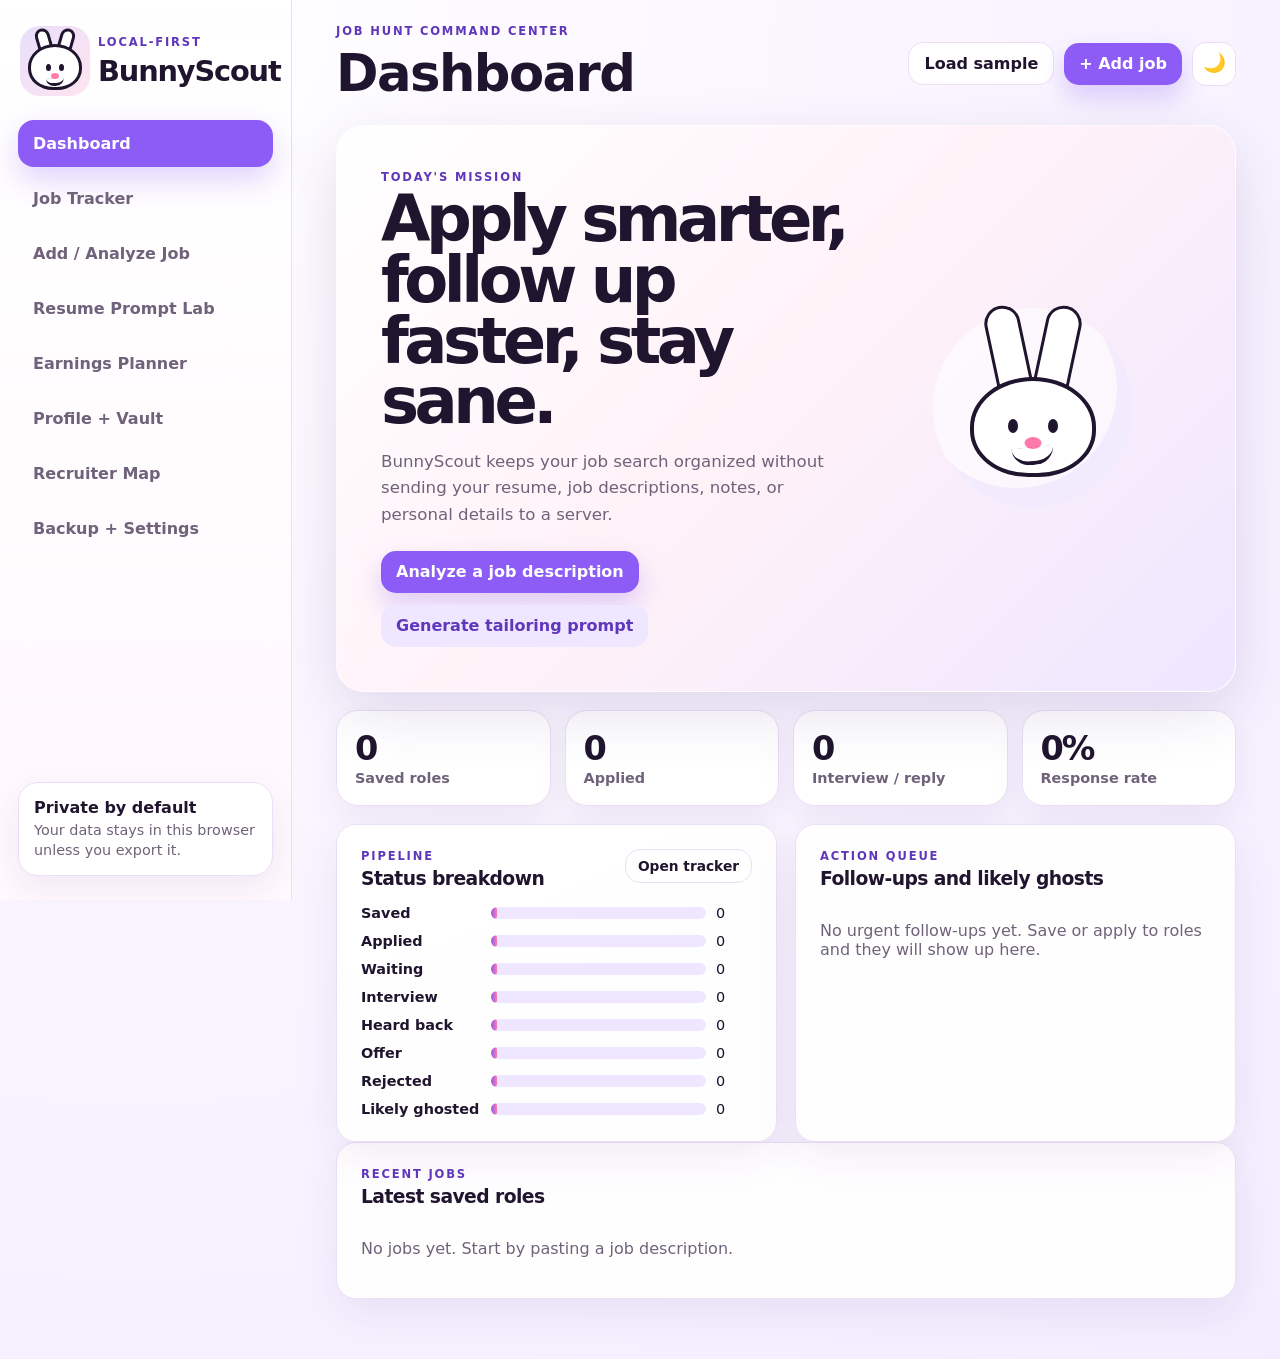
<file: index.html>
<!doctype html>
<html lang="en">
  <head>
    <meta charset="utf-8" />
    <meta name="viewport" content="width=device-width, initial-scale=1, viewport-fit=cover" />
    <meta name="theme-color" content="#8d5cf6" />
    <meta name="description" content="BunnyScout is a local-first job search command center for tracking applications, tailoring resume prompts, salary planning, follow-ups, and recruiter outreach." />
    <title>BunnyScout Job Search HQ</title>
    <link rel="icon" type="image/svg+xml" href="favicon.svg" />
    <link rel="apple-touch-icon" href="favicon.svg" />
    <link rel="manifest" href="manifest.json" />
    <link rel="stylesheet" href="styles.css" />
  </head>
  <body>
    <div class="app-shell">
      <aside class="sidebar" aria-label="Primary navigation">
        <div class="brand-block">
          <div class="bunny-logo" aria-hidden="true">
            <div class="ear ear-left"></div>
            <div class="ear ear-right"></div>
            <div class="head">
              <span class="eye eye-left"></span>
              <span class="eye eye-right"></span>
              <span class="nose"></span>
              <span class="smile"></span>
            </div>
          </div>
          <div>
            <p class="eyebrow">local-first</p>
            <h1>BunnyScout</h1>
          </div>
        </div>

        <nav class="nav-list">
          <button class="nav-btn active" data-view="dashboard">Dashboard</button>
          <button class="nav-btn" data-view="jobs">Job Tracker</button>
          <button class="nav-btn" data-view="add">Add / Analyze Job</button>
          <button class="nav-btn" data-view="prompt">Resume Prompt Lab</button>
          <button class="nav-btn" data-view="salary">Earnings Planner</button>
          <button class="nav-btn" data-view="profile">Profile + Vault</button>
          <button class="nav-btn" data-view="recruiters">Recruiter Map</button>
          <button class="nav-btn" data-view="settings">Backup + Settings</button>
        </nav>

        <div class="privacy-card">
          <strong>Private by default</strong>
          <span>Your data stays in this browser unless you export it.</span>
        </div>
      </aside>

      <main class="main-panel">
        <header class="topbar">
          <button class="mobile-menu" type="button" aria-label="Open navigation">☰</button>
          <div class="topbar-heading">
            <p class="eyebrow">job hunt command center</p>
            <h2 id="viewTitle">Dashboard</h2>
          </div>
          <div class="topbar-right">
            <div class="top-actions">
              <button class="ghost-btn" id="seedDemoBtn" type="button">Load sample</button>
              <button class="primary-btn" data-view-target="add" type="button">+ Add job</button>
            </div>
            <button class="theme-toggle" id="themeToggle" type="button" aria-label="Switch to dark mode" title="Toggle dark mode">🌙</button>
          </div>
        </header>

        <section class="view active" id="dashboardView" aria-labelledby="dashboardHeading">
          <div class="hero-card">
            <div>
              <p class="eyebrow">today's mission</p>
              <h3 id="dashboardHeading">Apply smarter, follow up faster, stay sane.</h3>
              <p>BunnyScout keeps your job search organized without sending your resume, job descriptions, notes, or personal details to a server.</p>
              <div class="hero-actions">
                <button class="primary-btn" data-view-target="add" type="button">Analyze a job description</button>
                <button class="secondary-btn" data-view-target="prompt" type="button">Generate tailoring prompt</button>
              </div>
            </div>
            <div class="bunny-hero" aria-hidden="true">
              <div class="moon"></div>
              <div class="bunny-bounce">
                <div class="ear ear-left"></div>
                <div class="ear ear-right"></div>
                <div class="head"><span class="eye eye-left"></span><span class="eye eye-right"></span><span class="nose"></span><span class="smile"></span></div>
                <div class="body"></div>
              </div>
            </div>
          </div>

          <div class="metric-grid" id="metricGrid"></div>

          <div class="grid two-col">
            <article class="card">
              <div class="card-head">
                <div>
                  <p class="eyebrow">pipeline</p>
                  <h3>Status breakdown</h3>
                </div>
                <button class="tiny-btn" data-view-target="jobs" type="button">Open tracker</button>
              </div>
              <div id="pipelineChart" class="pipeline-chart"></div>
            </article>
            <article class="card">
              <div class="card-head">
                <div>
                  <p class="eyebrow">action queue</p>
                  <h3>Follow-ups and likely ghosts</h3>
                </div>
              </div>
              <div id="actionQueue" class="stack-list"></div>
            </article>
          </div>

          <article class="card">
            <div class="card-head">
              <div>
                <p class="eyebrow">recent jobs</p>
                <h3>Latest saved roles</h3>
              </div>
            </div>
            <div id="recentJobs" class="job-card-list"></div>
          </article>
        </section>

        <section class="view" id="jobsView" aria-labelledby="jobsHeading">
          <div class="section-head">
            <div>
              <p class="eyebrow">kanban + table</p>
              <h3 id="jobsHeading">Job Tracker</h3>
              <p>Track the roles, which resume you used, when to follow up, and what happened next.</p>
            </div>
            <button class="primary-btn" data-view-target="add" type="button">Add job</button>
          </div>
          <div class="toolbar">
            <label class="search-label">
              <span>Search</span>
              <input id="jobSearch" type="search" placeholder="Company, title, keyword..." />
            </label>
            <label>
              <span>Status</span>
              <select id="statusFilter"></select>
            </label>
            <label>
              <span>Sort</span>
              <select id="sortJobs">
                <option value="newest">Newest saved</option>
                <option value="followup">Follow-up due</option>
                <option value="match">Best match</option>
                <option value="salary">Highest salary</option>
                <option value="company">Company A-Z</option>
              </select>
            </label>
          </div>
          <div id="jobsList" class="job-card-list"></div>
        </section>

        <section class="view" id="addView" aria-labelledby="addHeading">
          <div class="section-head">
            <div>
              <p class="eyebrow">clip + analyze</p>
              <h3 id="addHeading">Add / Analyze Job</h3>
              <p>Paste a job description and BunnyScout will extract salary, keywords, likely fit, and a follow-up date.</p>
            </div>
          </div>
          <article class="card extension-import-card">
            <div class="card-head">
              <div>
                <p class="eyebrow">browser extension bridge</p>
                <h3>Import a clipped job</h3>
                <p>Use the Chrome/Edge extension to clip a job page, then paste the BunnyScout JSON here to fill this form.</p>
              </div>
              <div class="chip-row">
                <button class="tiny-btn" id="pasteClipBtn" type="button">Paste from clipboard</button>
                <button class="tiny-btn" id="importClipBtn" type="button">Import clip</button>
              </div>
            </div>
            <label>Extension clip JSON<textarea id="clipImportInput" rows="4" placeholder="Paste BunnyScoutClip or BunnyScoutClipBundle JSON from the extension..."></textarea></label>
            <p class="security-note">The extension and this app do not share a cloud account. This keeps your job-search data private, but means clips move through clipboard, hash import, or backup files.</p>
          </article>

          <form id="jobForm" class="card form-grid">
            <div class="field-pair">
              <label>Job title<input name="title" required placeholder="Health Communications Specialist" /></label>
              <label>Company<input name="company" required placeholder="Agency, nonprofit, startup..." /></label>
            </div>
            <div class="field-pair">
              <label>Location<input name="location" placeholder="Seattle, Remote, DC..." /></label>
              <label>Industry<input name="industry" placeholder="Government, health, marketing, tech..." /></label>
            </div>
            <div class="field-pair">
              <label>Job URL<input name="url" type="url" placeholder="https://..." /></label>
              <label>Source<input name="source" placeholder="LinkedIn, Indeed, recruiter..." /></label>
            </div>
            <div class="field-pair">
              <label>Salary minimum<input name="salaryMin" inputmode="numeric" placeholder="70000" /></label>
              <label>Salary maximum<input name="salaryMax" inputmode="numeric" placeholder="95000" /></label>
            </div>
            <div class="field-pair">
              <label>Status
                <select name="status" id="newJobStatus"></select>
              </label>
              <label>Excitement
                <select name="excitement">
                  <option value="3">3 - neutral</option>
                  <option value="5">5 - dream role</option>
                  <option value="4">4 - strong fit</option>
                  <option value="2">2 - maybe</option>
                  <option value="1">1 - backup</option>
                </select>
              </label>
            </div>
            <label>Job description<textarea name="jd" id="jdInput" rows="12" placeholder="Paste the full job description here..."></textarea></label>
            <label>Notes<textarea name="notes" rows="4" placeholder="Recruiter notes, concerns, referral ideas, etc."></textarea></label>
            <div class="form-actions">
              <button class="secondary-btn" id="analyzeBtn" type="button">Analyze description</button>
              <button class="primary-btn" type="submit">Save job</button>
            </div>
          </form>
          <div id="analysisResults" class="analysis-results"></div>
        </section>

        <section class="view" id="promptView" aria-labelledby="promptHeading">
          <div class="section-head">
            <div>
              <p class="eyebrow">chatgpt / claude helper</p>
              <h3 id="promptHeading">Resume Prompt Lab</h3>
              <p>Pick a saved job and generate a resume tailoring prompt that tells AI exactly what to do without inventing experience.</p>
            </div>
          </div>
          <div class="grid two-col">
            <article class="card">
              <label>Choose job<select id="promptJobSelect"></select></label>
              <label>Prompt style
                <select id="promptStyle">
                  <option value="resume">Tailor resume bullets</option>
                  <option value="cover">Cover letter</option>
                  <option value="ats">ATS keyword gap analysis</option>
                  <option value="interview">Interview prep</option>
                  <option value="linkedin">LinkedIn recruiter message</option>
                </select>
              </label>
              <label>Strictness
                <select id="promptStrictness">
                  <option value="strict">Strict: never fabricate</option>
                  <option value="balanced">Balanced: improve phrasing only</option>
                  <option value="bold">Bold: stronger positioning, still truthful</option>
                </select>
              </label>
              <button class="primary-btn full" id="generatePromptBtn" type="button">Generate prompt</button>
            </article>
            <article class="card">
              <div class="card-head">
                <div>
                  <p class="eyebrow">output</p>
                  <h3>Copy this into ChatGPT or Claude</h3>
                </div>
                <button class="tiny-btn" id="copyPromptBtn" type="button">Copy</button>
              </div>
              <textarea id="promptOutput" class="prompt-output" rows="18" readonly></textarea>
            </article>
          </div>
        </section>

        <section class="view" id="salaryView" aria-labelledby="salaryHeading">
          <div class="section-head">
            <div>
              <p class="eyebrow">earnings potential</p>
              <h3 id="salaryHeading">Earnings Planner</h3>
              <p>Estimate bands by role family, experience, industry, and location multiplier. Use official salary sources before negotiating.</p>
            </div>
          </div>
          <div class="grid two-col">
            <article class="card form-grid">
              <label>Role family<select id="salaryRole"></select></label>
              <label>Years of relevant experience<input id="salaryYears" type="range" min="0" max="20" step="1" value="3" /><span id="salaryYearsLabel" class="range-readout">3 years</span></label>
              <label>Market / location multiplier<select id="salaryMarket"><option value="0.9">Lower-cost market · 0.90x</option><option value="1" selected>National baseline · 1.00x</option><option value="1.12">Large metro · 1.12x</option><option value="1.22">Seattle / high-cost tech market · 1.22x</option><option value="1.32">Bay Area / NYC senior market · 1.32x</option></select></label>
              <label>Industry multiplier<select id="salaryIndustry"><option value="0.92">Nonprofit / education · 0.92x</option><option value="1" selected>General private sector · 1.00x</option><option value="1.06">Government contractor · 1.06x</option><option value="1.14">Tech / software · 1.14x</option><option value="1.2">Specialized healthcare / pharma · 1.20x</option></select></label>
              <button class="primary-btn full" id="calcSalaryBtn" type="button">Estimate range</button>
            </article>
            <article class="card salary-card" id="salaryOutput"></article>
          </div>
        </section>

        <section class="view" id="profileView" aria-labelledby="profileHeading">
          <div class="section-head">
            <div>
              <p class="eyebrow">identity + assets</p>
              <h3 id="profileHeading">Profile + Resume Vault</h3>
              <p>Save reusable application answers, skills, links, and resume files. Files are stored in this browser using IndexedDB.</p>
            </div>
          </div>
          <div class="grid two-col">
            <form id="profileForm" class="card form-grid">
              <label>Full name<input name="name" placeholder="Your name" /></label>
              <div class="field-pair"><label>Email<input name="email" type="email" /></label><label>Phone<input name="phone" /></label></div>
              <label>Location<input name="location" placeholder="Bellingham, WA / Seattle / Remote" /></label>
              <label>Target titles<input name="targetTitles" placeholder="Communications Specialist, Web Developer, 508 Specialist" /></label>
              <label>Skills / keywords<textarea name="skills" rows="5" placeholder="508 compliance, NIH communications, social media, HTML, CSS, project management..."></textarea></label>
              <label>Reusable profile links<textarea name="links" rows="3" placeholder="Portfolio, LinkedIn, GitHub..."></textarea></label>
              <label>Resume text for matching<textarea name="resumeText" rows="8" placeholder="Paste your master resume text here. This stays local."></textarea></label>
              <label>Common application answers<textarea name="commonAnswers" rows="7" placeholder="Work authorization, salary range, availability, preferred schedule, pronouns, references policy, etc."></textarea></label>
              <button class="primary-btn full" type="submit">Save profile</button>
            </form>
            <article class="card">
              <div class="card-head">
                <div>
                  <p class="eyebrow">documents</p>
                  <h3>Resume / cover letter vault</h3>
                </div>
              </div>
              <div class="upload-box">
                <input id="fileInput" type="file" multiple accept=".pdf,.doc,.docx,.txt,.md,.rtf" />
                <p>Upload resume versions, cover letters, or notes. Keep files under 5 MB each for smooth mobile storage.</p>
              </div>
              <div id="fileList" class="stack-list"></div>
            </article>
          </div>
        </section>

        <section class="view" id="recruitersView" aria-labelledby="recruitersHeading">
          <div class="section-head">
            <div>
              <p class="eyebrow">outreach</p>
              <h3 id="recruitersHeading">Recruiter Map</h3>
              <p>Starter directory for agencies and search shortcuts. Add notes about which recruiters actually respond.</p>
            </div>
            <button class="primary-btn" id="addRecruiterBtn" type="button">Add agency</button>
          </div>
          <div class="toolbar">
            <label class="search-label"><span>Search agencies</span><input id="recruiterSearch" type="search" placeholder="Creative, tech, remote, Seattle..." /></label>
            <button class="secondary-btn" id="copyRecruiterPitchBtn" type="button">Copy outreach pitch</button>
          </div>
          <div id="recruiterList" class="job-card-list"></div>
        </section>

        <section class="view" id="settingsView" aria-labelledby="settingsHeading">
          <div class="section-head">
            <div>
              <p class="eyebrow">security + portability</p>
              <h3 id="settingsHeading">Backup + Settings</h3>
              <p>Export your data, import it on another device, or create an encrypted backup file.</p>
            </div>
          </div>
          <div class="grid two-col">
            <article class="card form-grid">
              <h3>Backups</h3>
              <button class="primary-btn full" id="exportBtn" type="button">Export JSON backup</button>
              <label>Password for encrypted backup<input id="backupPassword" type="password" autocomplete="new-password" placeholder="Optional but recommended" /></label>
              <button class="secondary-btn full" id="exportEncryptedBtn" type="button">Export encrypted backup</button>
              <label>Import backup<input id="importInput" type="file" accept=".json,.bunny" /></label>
              <button class="danger-btn full" id="wipeBtn" type="button">Wipe local app data</button>
            </article>
            <article class="card form-grid">
              <h3>Settings</h3>
              <label>Days until “likely ghosted”<input id="ghostDays" type="number" min="3" max="90" /></label>
              <label>Default follow-up days after applying<input id="followupDays" type="number" min="1" max="30" /></label>
              <label><span class="checkbox-row"><input id="showConfetti" type="checkbox" /> Celebrate when offer status is selected</span></label>
              <button class="primary-btn full" id="saveSettingsBtn" type="button">Save settings</button>
              <div class="security-note">
                <strong>Important limitation:</strong> this web app cannot directly type into job boards running in other tabs. Use the copy chips, prompt lab, and optional bookmarklet pattern in the README for safer form assistance.
              </div>
            </article>
          </div>
        </section>
      </main>
    </div>

    <div id="toast" role="status" aria-live="polite"></div>
    <script src="app.js" type="module"></script>
  </body>
</html>
</file>
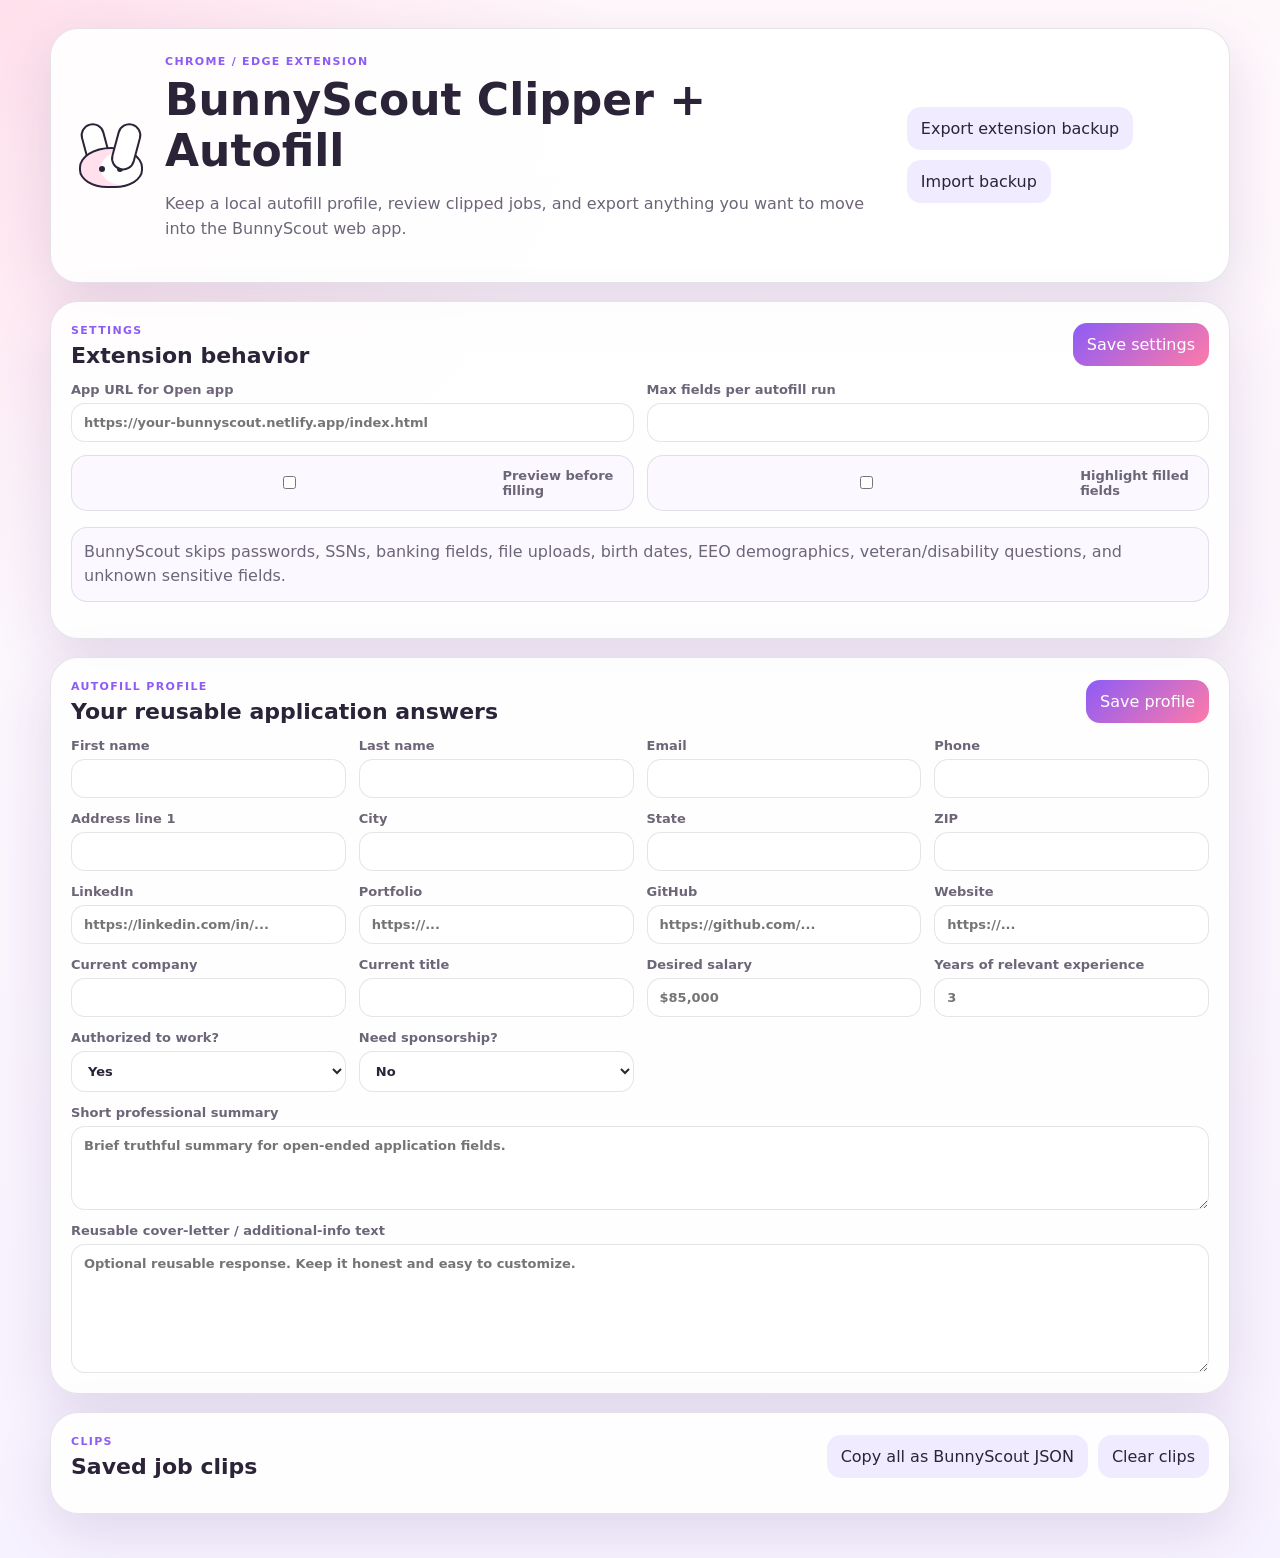
<file: extension/dashboard.html>
<!doctype html>
<html lang="en">
<head>
  <meta charset="utf-8" />
  <meta name="viewport" content="width=device-width, initial-scale=1" />
  <title>BunnyScout Extension Dashboard</title>
  <link rel="stylesheet" href="dashboard.css" />
</head>
<body>
  <div class="shell">
    <header class="masthead">
      <div class="brand">
        <div class="bunny" aria-hidden="true"><span></span></div>
        <div>
          <p class="eyebrow">Chrome / Edge extension</p>
          <h1>BunnyScout Clipper + Autofill</h1>
          <p>Keep a local autofill profile, review clipped jobs, and export anything you want to move into the BunnyScout web app.</p>
        </div>
      </div>
      <div class="actions">
        <button id="exportBtn" type="button">Export extension backup</button>
        <label class="file-btn">Import backup<input id="importInput" type="file" accept="application/json,.json" hidden /></label>
      </div>
    </header>

    <main class="grid">
      <section class="card wide">
        <div class="card-head">
          <div>
            <p class="eyebrow">settings</p>
            <h2>Extension behavior</h2>
          </div>
          <button class="primary" id="saveSettingsBtn" type="button">Save settings</button>
        </div>
        <div class="form-grid">
          <label>App URL for Open app
            <input id="appUrl" placeholder="https://your-bunnyscout.netlify.app/index.html" />
          </label>
          <label>Max fields per autofill run
            <input id="maxFieldsPerRun" type="number" min="20" max="250" step="10" />
          </label>
          <label class="check"><input id="previewBeforeFill" type="checkbox" /> Preview before filling</label>
          <label class="check"><input id="highlightFilledFields" type="checkbox" /> Highlight filled fields</label>
        </div>
        <p class="note">BunnyScout skips passwords, SSNs, banking fields, file uploads, birth dates, EEO demographics, veteran/disability questions, and unknown sensitive fields.</p>
      </section>

      <section class="card wide">
        <div class="card-head">
          <div>
            <p class="eyebrow">autofill profile</p>
            <h2>Your reusable application answers</h2>
          </div>
          <button class="primary" id="saveProfileBtn" type="button">Save profile</button>
        </div>
        <form id="profileForm" class="form-grid profile-grid">
          <label>First name<input name="firstName" autocomplete="given-name" /></label>
          <label>Last name<input name="lastName" autocomplete="family-name" /></label>
          <label>Email<input name="email" type="email" autocomplete="email" /></label>
          <label>Phone<input name="phone" autocomplete="tel" /></label>
          <label>Address line 1<input name="address1" autocomplete="address-line1" /></label>
          <label>City<input name="city" autocomplete="address-level2" /></label>
          <label>State<input name="state" autocomplete="address-level1" /></label>
          <label>ZIP<input name="zip" autocomplete="postal-code" /></label>
          <label>LinkedIn<input name="linkedin" placeholder="https://linkedin.com/in/..." /></label>
          <label>Portfolio<input name="portfolio" placeholder="https://..." /></label>
          <label>GitHub<input name="github" placeholder="https://github.com/..." /></label>
          <label>Website<input name="website" placeholder="https://..." /></label>
          <label>Current company<input name="currentCompany" /></label>
          <label>Current title<input name="currentTitle" /></label>
          <label>Desired salary<input name="desiredSalary" placeholder="$85,000" /></label>
          <label>Years of relevant experience<input name="yearsExperience" placeholder="3" /></label>
          <label>Authorized to work?
            <select name="workAuthorization"><option value="yes">Yes</option><option value="no">No</option></select>
          </label>
          <label>Need sponsorship?
            <select name="sponsorship"><option value="no">No</option><option value="yes">Yes</option></select>
          </label>
          <label class="full">Short professional summary<textarea name="summary" rows="4" placeholder="Brief truthful summary for open-ended application fields."></textarea></label>
          <label class="full">Reusable cover-letter / additional-info text<textarea name="coverLetter" rows="7" placeholder="Optional reusable response. Keep it honest and easy to customize."></textarea></label>
        </form>
      </section>

      <section class="card wide">
        <div class="card-head">
          <div>
            <p class="eyebrow">clips</p>
            <h2>Saved job clips</h2>
          </div>
          <div class="actions small">
            <button id="copyAllBtn" type="button">Copy all as BunnyScout JSON</button>
            <button id="clearClipsBtn" type="button">Clear clips</button>
          </div>
        </div>
        <div id="clipsList" class="clips"></div>
      </section>
    </main>
  </div>
  <script src="dashboard.js"></script>
</body>
</html>
</file>
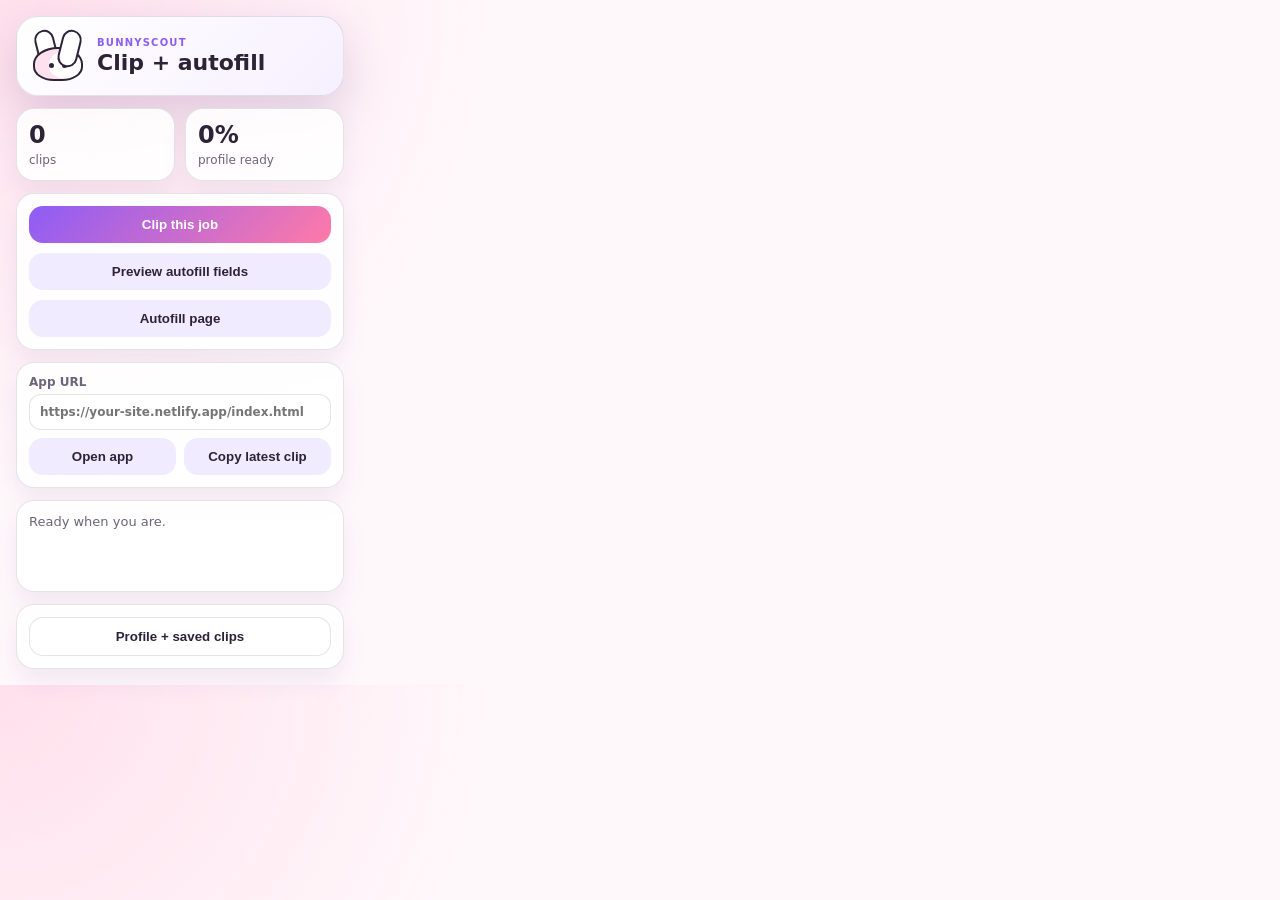
<file: extension/popup.html>
<!doctype html>
<html lang="en">
<head>
  <meta charset="utf-8" />
  <meta name="viewport" content="width=device-width, initial-scale=1" />
  <title>BunnyScout</title>
  <link rel="stylesheet" href="popup.css" />
</head>
<body>
  <main class="popup-shell">
    <header class="hero">
      <div class="bunny" aria-hidden="true"><span></span></div>
      <div>
        <p class="eyebrow">BunnyScout</p>
        <h1>Clip + autofill</h1>
      </div>
    </header>

    <section class="stats">
      <div><strong id="clipCount">0</strong><span>clips</span></div>
      <div><strong id="profileScore">0%</strong><span>profile ready</span></div>
    </section>

    <section class="panel">
      <button class="primary" id="clipBtn" type="button">Clip this job</button>
      <button id="previewBtn" type="button">Preview autofill fields</button>
      <button id="fillBtn" type="button">Autofill page</button>
    </section>

    <section class="panel compact">
      <label>
        App URL
        <input id="appUrl" placeholder="https://your-site.netlify.app/index.html" />
      </label>
      <div class="row">
        <button id="openAppBtn" type="button">Open app</button>
        <button id="copyClipBtn" type="button">Copy latest clip</button>
      </div>
    </section>

    <section id="result" class="result" aria-live="polite">Ready when you are.</section>

    <footer>
      <button id="dashboardBtn" type="button">Profile + saved clips</button>
    </footer>
  </main>
  <script src="popup.js"></script>
</body>
</html>
</file>
<file: styles.css>
:root {
  color-scheme: light;
  --bg: #fbf7ff;
  --panel: #ffffff;
  --panel-soft: #fff8fd;
  --text: #20152e;
  --muted: #6f627a;
  --line: #eadff4;
  --primary: #8d5cf6;
  --primary-deep: #6037bb;
  --primary-soft: #efe6ff;
  --pink: #ff7aa8;
  --mint: #58d7b4;
  --amber: #ffc857;
  --danger: #cf3450;
  --shadow: 0 20px 60px rgba(72, 42, 117, 0.14);
  --radius-xl: 28px;
  --radius-lg: 20px;
  --radius-md: 14px;
  --safe-bottom: env(safe-area-inset-bottom, 0px);
  /* Themeable surfaces (overridden by [data-theme="dark"]) */
  --card-bg: rgba(255, 255, 255, .92);
  --input-bg: #ffffff;
  --elevate: #ffffff;
  --chip-bg: #f7f1ff;
  --app-grad: radial-gradient(circle at 10% 0%, #ffffff 0, var(--bg) 35%, #f3edff 100%);
  --sidebar-grad: linear-gradient(180deg, rgba(255,255,255,.92), rgba(255,248,253,.88));
  --hero-grad: linear-gradient(135deg, #fff, #fff2f8 48%, #efe6ff);
  font-family: Inter, ui-sans-serif, system-ui, -apple-system, BlinkMacSystemFont, "Segoe UI", sans-serif;
}

[data-theme="dark"] {
  color-scheme: dark;
  --bg: #140f1f;
  --panel: #211a30;
  --panel-soft: #1b1527;
  --text: #f3eefb;
  --muted: #a99fbb;
  --line: #342a47;
  --primary: #a07cff;
  --primary-deep: #c7b2ff;
  --primary-soft: #2a2140;
  --danger: #ff7a93;
  --shadow: 0 20px 60px rgba(0, 0, 0, .5);
  --card-bg: rgba(33, 26, 48, .92);
  --input-bg: #1b1527;
  --elevate: #241d36;
  --chip-bg: #2a2140;
  --app-grad: radial-gradient(circle at 10% 0%, #221a36 0, var(--bg) 40%, #0e0a17 100%);
  --sidebar-grad: linear-gradient(180deg, rgba(30,23,44,.94), rgba(22,17,33,.94));
  --hero-grad: linear-gradient(135deg, #261e3b, #2c1d39 48%, #241a44);
}

* { box-sizing: border-box; }
html { min-height: 100%; background: var(--app-grad); }
body { margin: 0; color: var(--text); min-height: 100vh; }
button, input, textarea, select { font: inherit; }
button { cursor: pointer; }
a { color: var(--primary-deep); }

.app-shell { display: grid; grid-template-columns: 292px minmax(0, 1fr); min-height: 100vh; }
.sidebar { position: sticky; top: 0; height: 100vh; padding: 24px 18px; background: var(--sidebar-grad); border-right: 1px solid var(--line); backdrop-filter: blur(18px); display: flex; flex-direction: column; gap: 22px; z-index: 20; }
.brand-block { display: flex; align-items: center; gap: 14px; padding: 8px; }
.brand-block h1 { margin: 0; letter-spacing: -0.04em; font-size: 1.8rem; }
.eyebrow { margin: 0 0 5px; text-transform: uppercase; font-size: .72rem; letter-spacing: .16em; font-weight: 800; color: var(--primary-deep); }
.nav-list { display: grid; gap: 8px; }
.nav-btn { width: 100%; text-align: left; border: 1px solid transparent; background: transparent; color: var(--muted); padding: 13px 14px; border-radius: 16px; font-weight: 750; transition: .18s ease; }
.nav-btn:hover { background: var(--panel); color: var(--text); box-shadow: 0 8px 24px rgba(72,42,117,.08); }
.nav-btn.active { background: var(--primary); color: #fff; box-shadow: 0 12px 30px rgba(141,92,246,.28); }
.privacy-card { margin-top: auto; border-radius: 20px; padding: 15px; background: var(--elevate); border: 1px solid var(--line); box-shadow: 0 10px 30px rgba(72,42,117,.08); display: grid; gap: 4px; }
.privacy-card span { color: var(--muted); font-size: .9rem; line-height: 1.35; }

.main-panel { min-width: 0; padding: 24px clamp(16px, 4vw, 44px) 60px; }
.topbar { display: flex; align-items: center; justify-content: space-between; gap: 18px; margin-bottom: 22px; }
.topbar h2, .section-head h3, .card h3 { margin: 0; letter-spacing: -0.03em; }
.topbar h2 { font-size: clamp(2rem, 4vw, 3.4rem); }
.top-actions { display: flex; gap: 10px; align-items: center; }
.topbar-heading { min-width: 0; }
.topbar-right { display: flex; align-items: center; gap: 10px; }
.theme-toggle { border: 1px solid var(--line); background: var(--elevate); color: var(--text); border-radius: 14px; min-height: 44px; min-width: 44px; padding: 8px; font-size: 1.15rem; line-height: 1; display: inline-flex; align-items: center; justify-content: center; transition: .16s ease; }
.theme-toggle:hover { transform: translateY(-1px); box-shadow: 0 10px 24px rgba(72,42,117,.14); }
.mobile-menu { display: none; border: 1px solid var(--line); background: var(--panel); border-radius: 14px; padding: 11px 14px; }

.view { display: none; animation: fadeIn .2s ease both; }
.view.active { display: block; }
@keyframes fadeIn { from { opacity: 0; transform: translateY(6px); } to { opacity: 1; transform: none; } }

.hero-card { display: grid; grid-template-columns: minmax(0, 1.2fr) minmax(210px, .8fr); gap: 22px; align-items: center; border-radius: var(--radius-xl); padding: clamp(24px, 4vw, 44px); background: var(--hero-grad); box-shadow: var(--shadow); border: 1px solid rgba(255,255,255,.8); overflow: hidden; position: relative; }
.hero-card h3 { font-size: clamp(2.1rem, 5vw, 4.6rem); line-height: .95; margin: 0 0 16px; letter-spacing: -0.07em; max-width: 880px; }
.hero-card p:not(.eyebrow) { color: var(--muted); max-width: 640px; font-size: 1.04rem; line-height: 1.6; }
.hero-actions { display: flex; flex-wrap: wrap; gap: 12px; margin-top: 22px; }

.primary-btn, .secondary-btn, .ghost-btn, .tiny-btn, .danger-btn { border: 0; border-radius: 15px; min-height: 42px; padding: 11px 15px; font-weight: 850; display: inline-flex; justify-content: center; align-items: center; gap: 8px; transition: .16s ease; }
.primary-btn { background: var(--primary); color: #fff; box-shadow: 0 12px 26px rgba(141,92,246,.28); }
.primary-btn:hover { background: var(--primary-deep); transform: translateY(-1px); }
.secondary-btn { background: var(--primary-soft); color: var(--primary-deep); }
.secondary-btn:hover { background: #e5d6ff; transform: translateY(-1px); }
.ghost-btn, .tiny-btn { background: var(--elevate); color: var(--text); border: 1px solid var(--line); }
.tiny-btn { min-height: 34px; padding: 8px 12px; font-size: .86rem; }
.danger-btn { background: #ffe8ee; color: var(--danger); }
.full { width: 100%; }

.metric-grid { display: grid; grid-template-columns: repeat(4, minmax(0, 1fr)); gap: 14px; margin: 18px 0; }
.metric { padding: 18px; border-radius: 22px; background: var(--panel); border: 1px solid var(--line); box-shadow: 0 12px 35px rgba(72,42,117,.07); }
.metric strong { display: block; font-size: 2.1rem; letter-spacing: -0.06em; }
.metric span { color: var(--muted); font-weight: 750; font-size: .9rem; }

.grid { display: grid; gap: 18px; margin-top: 18px; }
.two-col { grid-template-columns: repeat(2, minmax(0, 1fr)); }
.card { background: var(--card-bg); border: 1px solid var(--line); border-radius: var(--radius-lg); box-shadow: 0 14px 44px rgba(72,42,117,.08); padding: clamp(16px, 3vw, 24px); }
.card-head, .section-head { display: flex; justify-content: space-between; align-items: flex-start; gap: 18px; margin-bottom: 16px; }
.section-head { margin-top: 6px; }
.section-head p:not(.eyebrow) { color: var(--muted); margin: 8px 0 0; line-height: 1.5; max-width: 780px; }

.pipeline-chart { display: grid; gap: 12px; }
.bar-row { display: grid; grid-template-columns: 120px minmax(0, 1fr) 36px; gap: 10px; align-items: center; font-size: .9rem; }
.bar-track { height: 12px; background: var(--primary-soft); border-radius: 999px; overflow: hidden; }
.bar-fill { height: 100%; background: linear-gradient(90deg, var(--primary), var(--pink)); border-radius: inherit; min-width: 4px; }
.stack-list { display: grid; gap: 10px; }
.stack-item { border: 1px solid var(--line); border-radius: 16px; padding: 12px; background: var(--panel-soft); display: grid; gap: 4px; }
.stack-item small, .muted { color: var(--muted); }

.toolbar { display: grid; grid-template-columns: 1fr 190px 170px; gap: 12px; align-items: end; margin-bottom: 16px; }
label { display: grid; gap: 7px; color: var(--muted); font-weight: 800; font-size: .88rem; }
input, select, textarea { width: 100%; border: 1px solid var(--line); background: var(--input-bg); border-radius: 14px; padding: 12px 13px; color: var(--text); outline: none; transition: border .15s ease, box-shadow .15s ease; }
textarea { resize: vertical; line-height: 1.45; }
input:focus, select:focus, textarea:focus { border-color: var(--primary); box-shadow: 0 0 0 4px rgba(141,92,246,.12); }

.form-grid { display: grid; gap: 14px; }
.field-pair { display: grid; grid-template-columns: repeat(2, minmax(0, 1fr)); gap: 12px; }
.form-actions { display: flex; justify-content: flex-end; gap: 10px; flex-wrap: wrap; }
.analysis-results { display: grid; gap: 14px; margin-top: 16px; }
.keyword-pills, .chip-row { display: flex; flex-wrap: wrap; gap: 8px; }
.pill, .status-pill { display: inline-flex; align-items: center; gap: 6px; border-radius: 999px; padding: 7px 10px; font-size: .8rem; font-weight: 850; background: var(--primary-soft); color: var(--primary-deep); }
.status-pill { background: var(--chip-bg); color: var(--muted); }
.status-pill.offer { background: #dcfff4; color: #08785f; }
.status-pill.rejected { background: #ffe8ee; color: var(--danger); }
.status-pill.interview { background: #fff4d5; color: #8c5a00; }
.status-pill.ghosted { background: #f0edf5; color: #5d5268; }

.job-card-list { display: grid; grid-template-columns: repeat(auto-fill, minmax(285px, 1fr)); gap: 14px; }
.job-card { position: relative; display: grid; gap: 12px; border: 1px solid var(--line); border-radius: 22px; padding: 17px; background: var(--elevate); box-shadow: 0 12px 34px rgba(72,42,117,.07); }
.job-card h4 { margin: 0; font-size: 1.05rem; letter-spacing: -0.02em; }
.job-meta { display: flex; flex-wrap: wrap; gap: 8px; color: var(--muted); font-size: .86rem; }
.match-ring { --score: 0; position: absolute; top: 16px; right: 16px; width: 52px; height: 52px; border-radius: 50%; display: grid; place-items: center; background: conic-gradient(var(--primary) calc(var(--score) * 1%), #eee6f5 0); font-weight: 900; font-size: .8rem; }
.match-ring::before { content: ''; position: absolute; inset: 5px; border-radius: inherit; background: var(--elevate); }
.match-ring span { position: relative; z-index: 1; }
.job-actions { display: flex; flex-wrap: wrap; gap: 8px; }
.job-actions button, .job-actions a { text-decoration: none; border: 1px solid var(--line); background: var(--panel-soft); color: var(--text); border-radius: 12px; padding: 8px 10px; font-weight: 800; font-size: .84rem; }
.quick-copy-grid { display: grid; grid-template-columns: repeat(2, minmax(0, 1fr)); gap: 8px; }
.quick-copy-grid button { border: 1px solid var(--line); background: var(--elevate); border-radius: 12px; padding: 9px; text-align: left; color: var(--text); font-weight: 800; }
.inline-select { padding: 8px 10px; min-height: 36px; }

.prompt-output { min-height: 420px; background: #171121; color: #fff; border-color: #302241; font-family: ui-monospace, SFMono-Regular, Menlo, Consolas, monospace; font-size: .88rem; }
.salary-card { display: grid; align-content: start; gap: 16px; }
.salary-big { font-size: clamp(2.2rem, 4vw, 3.4rem); line-height: 1; letter-spacing: -0.06em; margin: 0; }
.salary-bands { display: grid; gap: 10px; }
.salary-band { display: grid; grid-template-columns: 90px 1fr; gap: 10px; align-items: center; }
.range-readout { color: var(--text); font-size: .95rem; font-weight: 900; }
.upload-box { border: 2px dashed #d7c7ee; border-radius: 20px; padding: 18px; background: var(--panel-soft); margin-bottom: 14px; }
.upload-box p { color: var(--muted); margin: 10px 0 0; font-size: .9rem; }
.checkbox-row { display: flex; align-items: center; gap: 8px; color: var(--text); }
.checkbox-row input { width: auto; }
.security-note { border-radius: 16px; background: #fff8e0; border: 1px solid #ffe49b; padding: 12px; line-height: 1.45; color: #654600; }

.bunny-logo { position: relative; width: 58px; height: 58px; flex: 0 0 auto; }
.bunny-logo .ear, .bunny-hero .ear { position: absolute; width: 15px; height: 38px; border-radius: 999px; background: #fff; border: 3px solid #20152e; top: -4px; }
.bunny-logo .ear-left { left: 12px; transform: rotate(-16deg); }
.bunny-logo .ear-right { right: 12px; transform: rotate(16deg); }
.bunny-logo .head, .bunny-hero .head { position: absolute; width: 54px; height: 46px; border-radius: 52% 52% 48% 48%; background: #fff; border: 3px solid #20152e; bottom: 0; left: 2px; }
.eye { position: absolute; width: 5px; height: 7px; background: #20152e; border-radius: 50%; top: 17px; }
.eye-left { left: 15px; }
.eye-right { right: 15px; }
.nose { position: absolute; width: 8px; height: 6px; border-radius: 50%; background: var(--pink); top: 26px; left: 50%; transform: translateX(-50%); }
.smile { position: absolute; width: 18px; height: 8px; border-bottom: 3px solid #20152e; border-radius: 0 0 999px 999px; left: 50%; transform: translateX(-50%) rotate(-3deg); top: 31px; }
.bunny-logo::after { content: ''; position: absolute; inset: -6px; z-index: -1; border-radius: 20px; background: linear-gradient(135deg, var(--primary), var(--pink)); opacity: .2; }

.bunny-hero { min-height: 250px; position: relative; display: grid; place-items: center; }
.moon { position: absolute; width: 200px; height: 200px; border-radius: 50%; background: rgba(255,255,255,.6); box-shadow: inset -16px -20px 0 rgba(141,92,246,.08); }
.bunny-bounce { position: relative; width: 170px; height: 190px; animation: hop 2.7s ease-in-out infinite; }
@keyframes hop { 0%, 100% { transform: translateY(0); } 45% { transform: translateY(-13px); } }
.bunny-hero .ear { width: 36px; height: 100px; top: -8px; }
.bunny-hero .ear-left { left: 43px; transform: rotate(-12deg); }
.bunny-hero .ear-right { right: 43px; transform: rotate(12deg); }
.bunny-hero .head { width: 126px; height: 100px; left: 22px; top: 64px; border-width: 4px; }
.bunny-hero .eye { width: 10px; height: 14px; top: 38px; }
.bunny-hero .eye-left { left: 34px; }
.bunny-hero .eye-right { right: 34px; }
.bunny-hero .nose { width: 17px; height: 12px; top: 56px; }
.bunny-hero .smile { width: 42px; height: 18px; border-bottom-width: 4px; top: 66px; transform: translateX(-50%) rotate(-6deg); }
.bunny-hero .body { position: absolute; width: 116px; height: 72px; background: #fff; border: 4px solid #20152e; border-radius: 50% 50% 44% 44%; bottom: 0; left: 27px; z-index: -1; }

#toast { position: fixed; left: 50%; bottom: calc(20px + var(--safe-bottom)); transform: translateX(-50%) translateY(20px); opacity: 0; pointer-events: none; background: #20152e; color: #fff; border-radius: 999px; padding: 12px 16px; font-weight: 800; box-shadow: var(--shadow); transition: .22s ease; z-index: 60; max-width: min(92vw, 620px); text-align: center; }
#toast.show { opacity: 1; transform: translateX(-50%) translateY(0); }

.confetti-piece { position: fixed; width: 9px; height: 14px; border-radius: 4px; top: -20px; animation: fall 1.8s ease-in forwards; z-index: 100; }
@keyframes fall { to { transform: translateY(110vh) rotate(720deg); opacity: 0; } }

@media (max-width: 980px) {
  .app-shell { grid-template-columns: 1fr; }
  .sidebar { position: fixed; left: 0; transform: translateX(-105%); width: min(86vw, 320px); transition: transform .2s ease; box-shadow: var(--shadow); }
  .sidebar.open { transform: translateX(0); }
  .mobile-menu { display: inline-flex; }
  .topbar { align-items: flex-start; }
  .top-actions { display: none; }
  .hero-card, .two-col, .field-pair { grid-template-columns: 1fr; }
  .metric-grid { grid-template-columns: repeat(2, minmax(0, 1fr)); }
  .toolbar { grid-template-columns: 1fr; }
  .main-panel { padding-top: 14px; }
}

@media (prefers-reduced-motion: reduce) {
  *, *::before, *::after {
    animation-duration: .001ms !important;
    animation-iteration-count: 1 !important;
    transition-duration: .001ms !important;
    scroll-behavior: auto !important;
  }
}

@media (max-width: 560px) {
  .main-panel { padding-inline: 12px; padding-bottom: 86px; }
  .hero-card { padding: 22px; }
  .hero-card h3 { font-size: 2.45rem; }
  .bunny-hero { min-height: 180px; }
  .bunny-bounce { transform: scale(.8); animation-name: hopSmall; }
  @keyframes hopSmall { 0%,100% { transform: scale(.8) translateY(0); } 45% { transform: scale(.8) translateY(-13px); } }
  .metric-grid { grid-template-columns: 1fr; }
  .card-head, .section-head { flex-direction: column; }
  .job-card-list { grid-template-columns: 1fr; }
  .quick-copy-grid { grid-template-columns: 1fr; }
  .bar-row { grid-template-columns: 96px 1fr 28px; }
}
</file>
<file: extension/dashboard.css>
:root { --bg: #fff8fb; --card: #fff; --ink: #2b2438; --muted: #6d6578; --primary: #8d5cf6; --pink: #ff7aa8; --line: rgba(43,36,56,.12); --shadow: 0 18px 55px rgba(75,47,120,.14); }
* { box-sizing: border-box; }
body { margin: 0; background: radial-gradient(circle at top left, #ffe0ec, transparent 30%), linear-gradient(180deg, #fff8fb, #f7f2ff); color: var(--ink); font-family: Inter, ui-sans-serif, system-ui, -apple-system, Segoe UI, sans-serif; }
.shell { width: min(1180px, calc(100% - 32px)); margin: 0 auto; padding: 28px 0 44px; }
.masthead, .card { background: rgba(255,255,255,.9); border: 1px solid var(--line); border-radius: 28px; box-shadow: var(--shadow); }
.masthead { padding: 24px; display: flex; justify-content: space-between; gap: 20px; align-items: center; margin-bottom: 18px; }
.brand { display: flex; align-items: center; gap: 18px; }
.bunny { width: 72px; height: 66px; position: relative; flex: 0 0 auto; }
.bunny:before, .bunny:after { content: ''; position: absolute; top: 0; width: 20px; height: 44px; border: 2px solid var(--ink); background: #fff; border-radius: 999px; transform-origin: bottom; }
.bunny:before { left: 15px; transform: rotate(-15deg); } .bunny:after { right: 15px; transform: rotate(15deg); }
.bunny span { position: absolute; inset: 25px 4px 0; background: #fff; border: 2px solid var(--ink); border-radius: 50% 50% 44% 44%; box-shadow: inset 20px 0 0 #ffe0ec; }
.bunny span:before, .bunny span:after { content: ''; position: absolute; top: 17px; width: 6px; height: 6px; background: var(--ink); border-radius: 50%; } .bunny span:before { left: 18px; } .bunny span:after { right: 18px; }
.eyebrow { margin: 0 0 4px; text-transform: uppercase; color: var(--primary); letter-spacing: .12em; font-size: 11px; font-weight: 850; }
h1, h2 { margin: 0; } h1 { font-size: clamp(28px, 4vw, 44px); } h2 { font-size: 22px; } p { line-height: 1.55; color: var(--muted); }
.actions { display: flex; gap: 10px; flex-wrap: wrap; }
.actions.small { justify-content: flex-end; }
button, .file-btn { border: 0; border-radius: 14px; background: #f1ebff; color: var(--ink); padding: 12px 14px; font-weight: 800; cursor: pointer; font: inherit; display: inline-flex; align-items: center; justify-content: center; }
button.primary { background: linear-gradient(135deg, var(--primary), var(--pink)); color: #fff; }
.grid { display: grid; gap: 18px; }
.card { padding: 20px; }
.card-head { display: flex; justify-content: space-between; gap: 16px; align-items: center; margin-bottom: 14px; }
.form-grid { display: grid; grid-template-columns: repeat(2, minmax(0, 1fr)); gap: 13px; }
.profile-grid { grid-template-columns: repeat(4, minmax(0, 1fr)); }
label { display: grid; gap: 6px; color: var(--muted); font-size: 13px; font-weight: 750; }
label.full { grid-column: 1 / -1; }
label.check { display: flex; align-items: center; gap: 8px; background: #fbf8ff; border: 1px solid var(--line); border-radius: 16px; padding: 12px; }
input, textarea, select { width: 100%; border: 1px solid var(--line); border-radius: 14px; padding: 11px 12px; font: inherit; background: #fff; color: var(--ink); }
textarea { resize: vertical; }
.note { background: #fbf8ff; border: 1px solid var(--line); padding: 12px; border-radius: 16px; }
.clips { display: grid; gap: 12px; }
.clip { display: grid; grid-template-columns: 1fr auto; gap: 12px; padding: 14px; border: 1px solid var(--line); border-radius: 18px; background: #fff; }
.clip h3 { margin: 0 0 6px; } .clip p { margin: 0 0 8px; }
.clip .meta { display: flex; flex-wrap: wrap; gap: 8px; font-size: 12px; color: var(--muted); }
.pill { border: 1px solid var(--line); background: #fbf8ff; border-radius: 999px; padding: 5px 8px; }
@media (max-width: 850px) { .masthead, .card-head { flex-direction: column; align-items: stretch; } .profile-grid, .form-grid { grid-template-columns: 1fr; } .clip { grid-template-columns: 1fr; } }
</file>
<file: extension/popup.css>
:root {
  --bg: #fff8fb;
  --card: #ffffff;
  --ink: #2b2438;
  --muted: #6d6578;
  --primary: #8d5cf6;
  --primary-2: #ff7aa8;
  --line: rgba(43, 36, 56, .12);
  --shadow: 0 18px 45px rgba(75, 47, 120, .18);
}
* { box-sizing: border-box; }
body { margin: 0; width: 360px; min-height: 560px; background: radial-gradient(circle at top left, #ffe0ec, transparent 34%), var(--bg); color: var(--ink); font-family: Inter, ui-sans-serif, system-ui, -apple-system, Segoe UI, sans-serif; }
.popup-shell { padding: 16px; display: grid; gap: 12px; }
.hero { display: flex; gap: 12px; align-items: center; background: linear-gradient(135deg, #ffffff, #f6f0ff); border: 1px solid var(--line); border-radius: 22px; padding: 14px; box-shadow: var(--shadow); }
.eyebrow { margin: 0 0 2px; text-transform: uppercase; letter-spacing: .12em; color: var(--primary); font-size: 10px; font-weight: 800; }
h1 { margin: 0; font-size: 22px; }
.bunny { width: 54px; height: 50px; position: relative; }
.bunny:before, .bunny:after { content: ''; position: absolute; top: -2px; width: 16px; height: 34px; border-radius: 999px; background: #fff; border: 2px solid #2b2438; transform-origin: bottom; }
.bunny:before { left: 10px; transform: rotate(-14deg); }
.bunny:after { right: 10px; transform: rotate(14deg); }
.bunny span { position: absolute; inset: 16px 2px 0; background: #fff; border: 2px solid #2b2438; border-radius: 50% 50% 42% 42%; box-shadow: inset 14px 0 0 #ffe0ec; }
.bunny span:before, .bunny span:after { content: ''; position: absolute; top: 14px; width: 5px; height: 5px; background: #2b2438; border-radius: 50%; }
.bunny span:before { left: 14px; } .bunny span:after { right: 14px; }
.stats { display: grid; grid-template-columns: 1fr 1fr; gap: 10px; }
.stats div, .panel, .result, footer { background: rgba(255,255,255,.88); border: 1px solid var(--line); border-radius: 18px; padding: 12px; box-shadow: 0 12px 25px rgba(75, 47, 120, .08); }
.stats strong { display: block; font-size: 24px; }
.stats span { font-size: 12px; color: var(--muted); }
.panel { display: grid; gap: 10px; }
.compact { gap: 8px; }
.row { display: grid; grid-template-columns: 1fr 1fr; gap: 8px; }
label { display: grid; gap: 5px; font-size: 12px; color: var(--muted); font-weight: 700; }
input { border: 1px solid var(--line); border-radius: 12px; padding: 10px; font: inherit; color: var(--ink); background: #fff; }
button { border: 0; border-radius: 14px; padding: 11px 12px; font-weight: 800; cursor: pointer; color: var(--ink); background: #f1ebff; transition: transform .15s ease, filter .15s ease; }
button:hover { transform: translateY(-1px); filter: brightness(.98); }
button.primary { background: linear-gradient(135deg, var(--primary), var(--primary-2)); color: white; }
.result { min-height: 92px; font-size: 13px; color: var(--muted); line-height: 1.45; white-space: pre-wrap; }
.result strong { color: var(--ink); }
footer button { width: 100%; background: #fff; border: 1px solid var(--line); }
</file>
